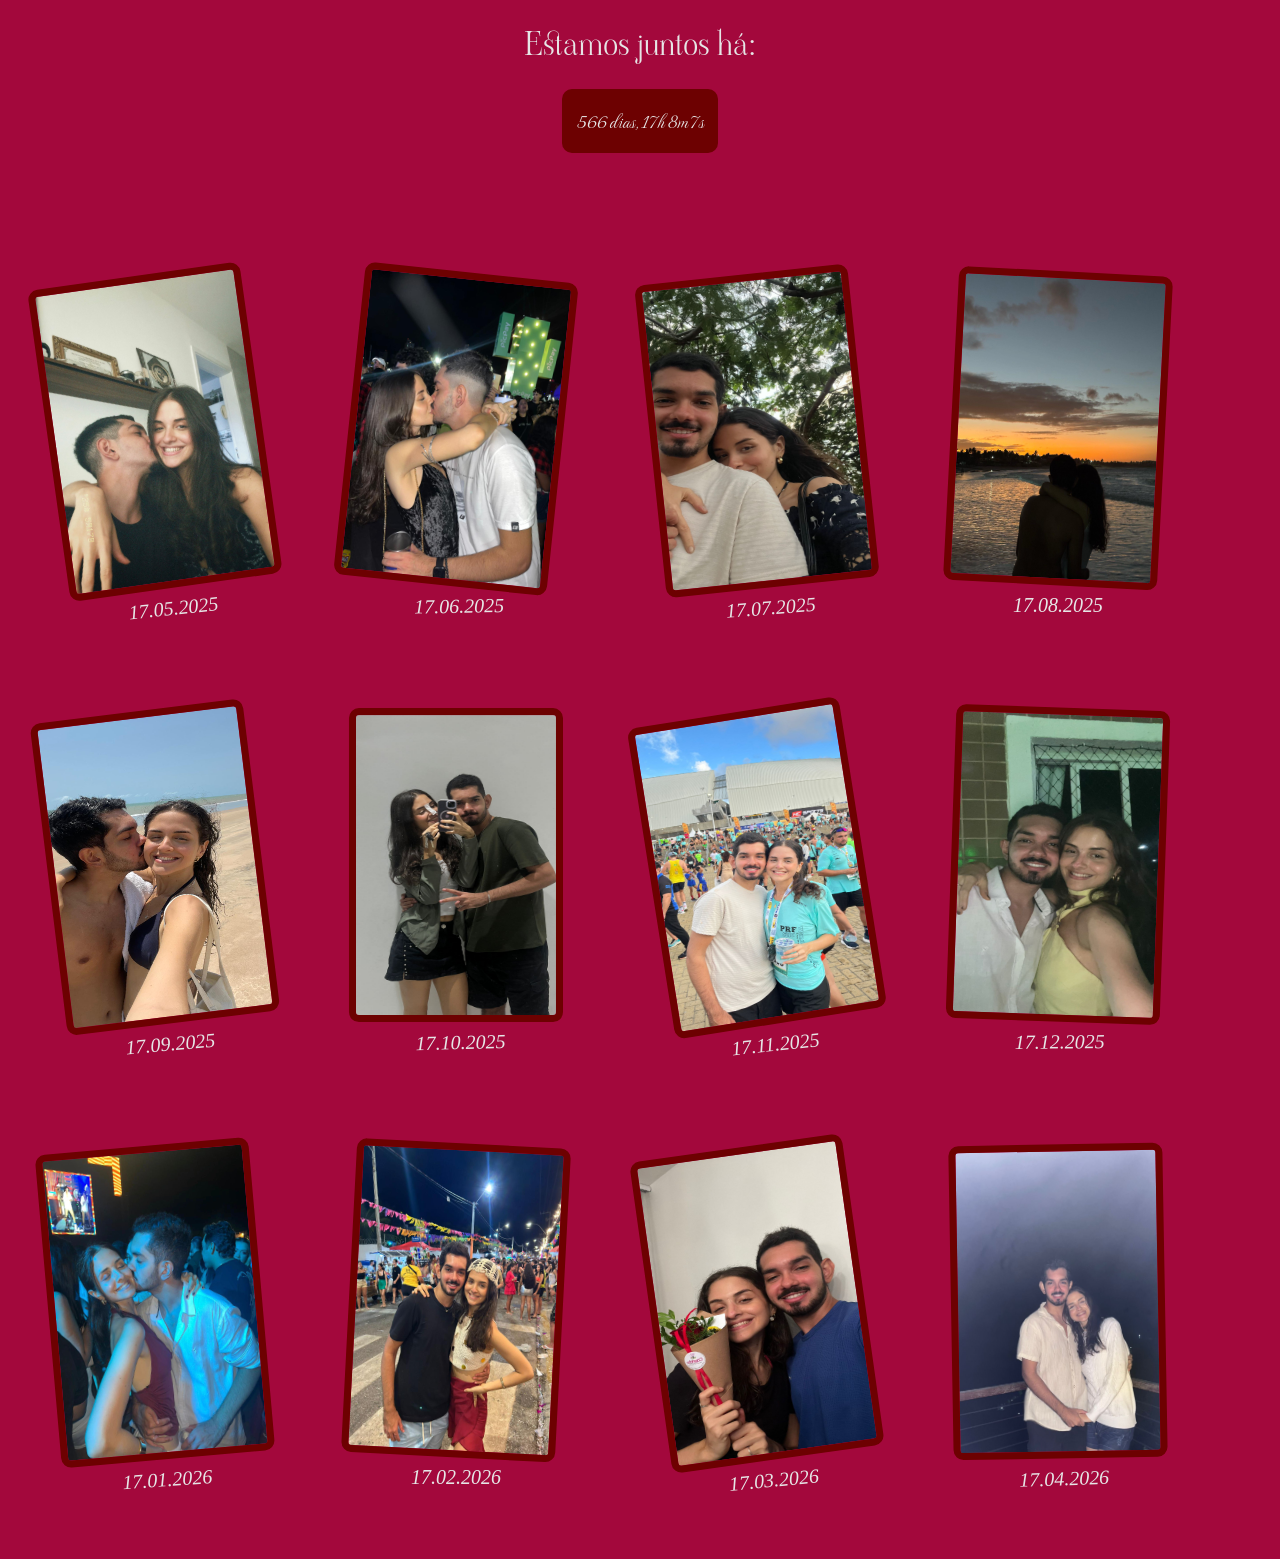
<file: index.html>
<!DOCTYPE html>
<html lang="pt-br">
<head>
    <meta charset="UTF-8">
    <meta name="viewport" content="width=device-width, initial-scale=1.0">
    <link rel="stylesheet" href="CSS/estilo.css">
    <title>Principal</title>
</head>
<body style="background-color: rgb(163, 8, 60);">
    <div id="contador">
        <h1>Estamos juntos há: </h1>
        <div id="tempo"> Carregando...</div>
    </div>
    <main class="galeria">
        <div class="mes">
            <div class="foto">
                <a href="meses/1.html"><img src="imgs/maio 25/IMG-20250518-WA0020.jpg" class="imagem"></a>
                <p class="legenda">17.05.2025</p>
            </div>
        </div>

         <div class="mes">
            <div class="foto">
                <a href="meses/2.html"><img src="imgs/junho 25/IMG-20250615-WA0016.jpg" class="imagem"></a>
                <p class="legenda">17.06.2025</p>
            </div>
        </div>

         <div class="mes">
            <div class="foto">
                <a href="meses/3.html"><img src="imgs/julho 25/IMG-20250717-WA0060.jpg" class="imagem"></a>
                <p class="legenda">17.07.2025</p>
            </div>
        </div>

         <div class="mes">
            <div class="foto">
                <a href="meses/4.html"><img src="imgs/agosto 25/IMG-20250802-WA0084.jpg" class="imagem"></a>
                <p class="legenda">17.08.2025</p>
            </div>
        </div>

         <div class="mes">
            <div class="foto">
                <a href="meses/5.html"><img src="imgs/setembro 25/IMG-20250907-WA0021.jpg" class="imagem"></a>
                <p class="legenda">17.09.2025</p>
            </div>
        </div>

         <div class="mes">
            <div class="foto">
                <a href="meses/6.html"><img src="imgs/outubro 25/IMG-20251011-WA0046.jpg" class="imagem"></a>
                <p class="legenda">17.10.2025</p>
            </div>
        </div>

         <div class="mes">
            <div class="foto">
                <a href="meses/7.html"><img src="imgs/novembro 25/IMG-20251109-WA0006.jpg" class="imagem"></a>
                <p class="legenda">17.11.2025</p>
            </div>
        </div>

         <div class="mes">
            <div class="foto">
                <a href="meses/8.html"><img src="imgs/dezembro 25/IMG-20260101-WA0059.jpg" class="imagem"></a>
                <p class="legenda">17.12.2025</p>
            </div>
        </div>
         <div class="mes">
            <div class="foto">
                <a href="meses/9.html"><img src="imgs/janeiro 26/IMG-20260104-WA0108.jpg" class="imagem"></a>
                <p class="legenda">17.01.2026</p>
            </div>
        </div>
         <div class="mes">
            <div class="foto">
                <a href="meses/10.html"><img src="imgs/fevereiro 26/IMG-20260217-WA0017.jpg" class="imagem"></a>
                <p class="legenda">17.02.2026</p>
            </div>
        </div>
         <div class="mes">
            <div class="foto">
                <a href="meses/11.html"><img src="imgs/março 26/IMG-20260310-WA0022.jpg" class="imagem"></a>
                <p class="legenda">17.03.2026</p>
            </div>
        </div>
         <div class="mes">
            <div class="foto">
                <a href="meses/12.html"><img src="imgs/abril 26/IMG-20260418-WA0083.jpg" class="imagem"></a>
                <p class="legenda">17.04.2026</p>
            </div>
        </div>

        
    </main>
    
<script>

    const elementos = document.querySelectorAll('.mes');

    const observer = new IntersectionObserver((entries) => {
        entries.forEach(entry => {
            if (entry.isIntersecting) {
                entry.target.classList.add('visivel');
            }
        });
    }, {
        threshold: 0.1 // dispara quando 10% do elemento aparece na tela
    });

    elementos.forEach(el => observer.observe(el));

    const dataInicio = new Date(2025, 4, 17, 0, 0, 0); 

    function atualizarCronometro() {
        const agora = new Date();
        const diferenca = agora - dataInicio;

        const dias = Math.floor(diferenca / (1000 * 60 * 60 * 24));
        const horas = Math.floor((diferenca / (1000 * 60 * 60)) % 24);
        const minutos = Math.floor((diferenca / 1000 / 60) % 60);
        const segundos = Math.floor((diferenca / 1000) % 60);

        document.getElementById("tempo").innerHTML = 
            dias + " dias, " + horas + "h " + minutos + "m " + segundos + "s";
    }

    setInterval(atualizarCronometro, 1000);
    atualizarCronometro();
</script>
</body>
</html>
</file>
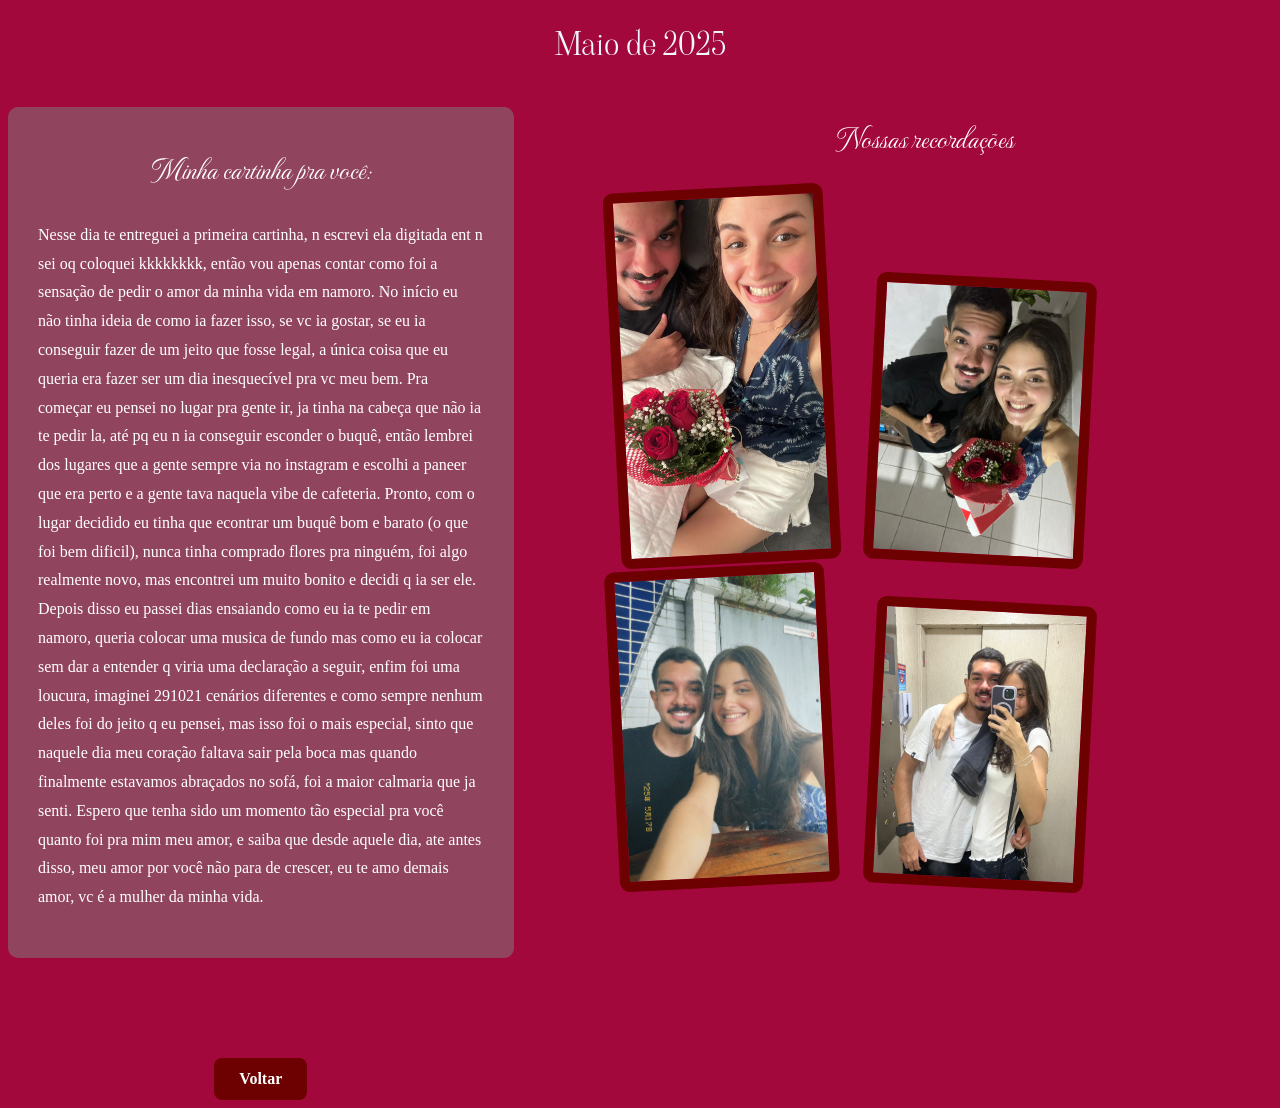
<file: meses/1.html>
<!DOCTYPE html>
<html lang="pt-br">
<head>
    <meta charset="UTF-8">
    <meta name="viewport" content="width=device-width, initial-scale=1.0">
    <link rel="stylesheet" href="../CSS/estilo.css">
    <title>Maio</title>
</head>
<body style="background-color: rgb(163, 8, 60);">
    <header class="topo">
        <h1>Maio de 2025</h1><br>
    </header>
    <div class="esquerda">
        <section class="texto">
        <h2>Minha cartinha pra você:</h2>
        <p>Nesse dia te entreguei a primeira cartinha, n escrevi ela digitada ent n sei oq coloquei kkkkkkkk, então vou apenas contar como foi a sensação de pedir o amor da minha vida em namoro. No início eu não tinha ideia de como ia fazer isso, se vc ia gostar, se eu ia conseguir fazer de um jeito que fosse legal, a única coisa que eu queria era fazer ser um dia inesquecível pra vc meu bem. Pra começar eu pensei no lugar pra gente ir, ja tinha na cabeça que não ia te pedir la, até pq eu n ia conseguir esconder o buquê, então lembrei dos lugares que a gente sempre via no instagram e escolhi a paneer que era perto e a gente tava naquela vibe de cafeteria. Pronto, com o lugar decidido eu tinha que econtrar um buquê bom e barato (o que foi bem dificil), nunca tinha comprado flores pra ninguém, foi algo realmente novo, mas encontrei um muito bonito e decidi q ia ser ele. Depois disso eu passei dias ensaiando como eu ia te pedir em namoro, queria colocar uma musica de fundo mas como eu ia colocar sem dar a entender q viria uma declaração a seguir, enfim foi uma loucura, imaginei 291021 cenários diferentes e como sempre nenhum deles foi do jeito q eu pensei, mas isso foi o mais especial, sinto que naquele dia meu coração faltava sair pela boca mas quando finalmente estavamos abraçados no sofá, foi a maior calmaria que ja senti. Espero que tenha sido um momento tão especial pra você quanto foi pra mim meu amor, e saiba que desde aquele dia, ate antes disso, meu amor por você não para de crescer, eu te amo demais amor, vc é a mulher da minha vida.</p>
        
    </section>
    <a href="../index.html" class="botao">Voltar</a>
    </div>
    
    <section class="fotos">
        <h2>Nossas recordações</h2>
        <div class="grid">
            <img class="recodacoes" src="../imgs/maio 25/IMG-20250517-WA0028.jpg">
            <img class="recodacoes" src="../imgs/maio 25/IMG-20250518-WA0019.jpg">
            <img class="recodacoes" src="../imgs/maio 25/IMG-20250518-WA0022.jpg">
            <img class="recodacoes" src="../imgs/maio 25/IMG-20250525-WA0002.jpg">
        </div>
        
    </section>
    
    
</body>
</html>
</file>
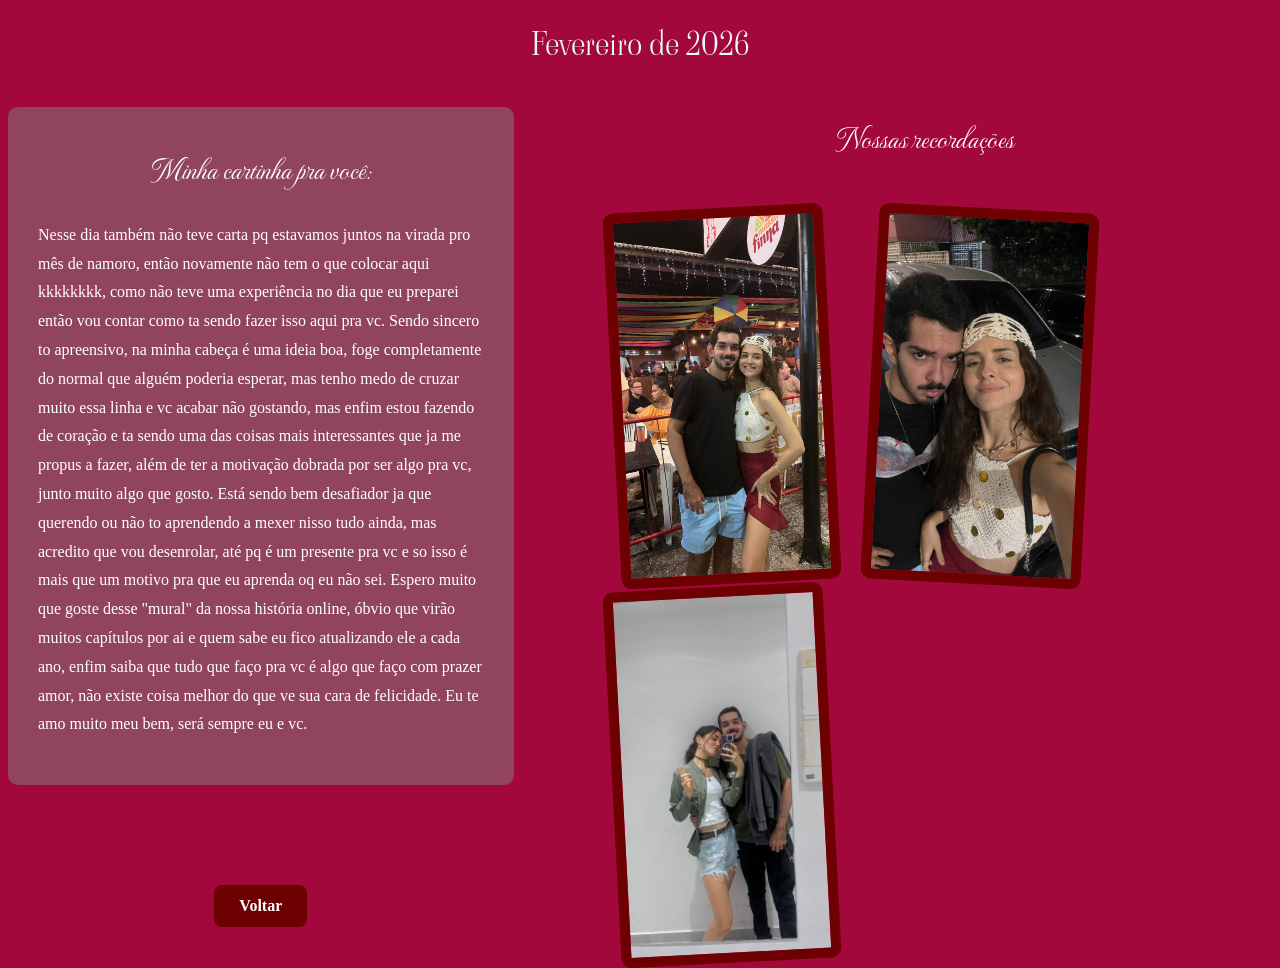
<file: meses/10.html>
<!DOCTYPE html>
<html lang="pt-br">
<head>
    <meta charset="UTF-8">
    <meta name="viewport" content="width=device-width, initial-scale=1.0">
    <link rel="stylesheet" href="../CSS/estilo.css">
    <title>Fevereiro</title>
</head>
<body style="background-color: rgb(163, 8, 60);">
    <header class="topo">
        <h1>Fevereiro de 2026</h1><br>
    </header>
    <div class="esquerda">
        <section class="texto">
        <h2>Minha cartinha pra você:</h2>
        <p>Nesse dia também não teve carta pq estavamos juntos na virada pro mês de namoro, então novamente não tem o que colocar aqui kkkkkkkk, como não teve uma experiência no dia que eu preparei então vou contar como ta sendo fazer isso aqui pra vc. Sendo sincero to apreensivo, na minha cabeça é uma ideia boa, foge completamente do normal que alguém poderia esperar, mas tenho medo de cruzar muito essa linha e vc acabar não gostando, mas enfim estou fazendo de coração e ta sendo uma das coisas mais interessantes que ja me propus a fazer, além de ter a motivação dobrada por ser algo pra vc, junto muito algo que gosto. Está sendo bem desafiador ja que querendo ou não to aprendendo a mexer nisso tudo ainda, mas acredito que vou desenrolar, até pq é um presente pra vc e so isso é mais que um motivo pra que eu aprenda oq eu não sei. Espero muito que goste desse "mural" da nossa história online, óbvio que virão muitos capítulos por ai e quem sabe eu fico atualizando ele a cada ano, enfim saiba que tudo que faço pra vc é algo que faço com prazer amor, não existe coisa melhor do que ve sua cara de felicidade. Eu te amo muito meu bem, será sempre eu e vc.</p>
        
    </section>
    <a href="../index.html" class="botao">Voltar</a>
    </div>
    
    <section class="fotos">
        <h2>Nossas recordações</h2>
        <div class="grid">
            <img class="recodacoes" src="../imgs/fevereiro 26/IMG-20260217-WA0014.jpg">
            <img class="recodacoes" src="../imgs/fevereiro 26/IMG-20260217-WA0016.jpg">
            <img class="recodacoes" src="../imgs/fevereiro 26/IMG-20260221-WA0061.jpg">
        </div>
        
    </section>
    
    
</body>
</html>
</file>
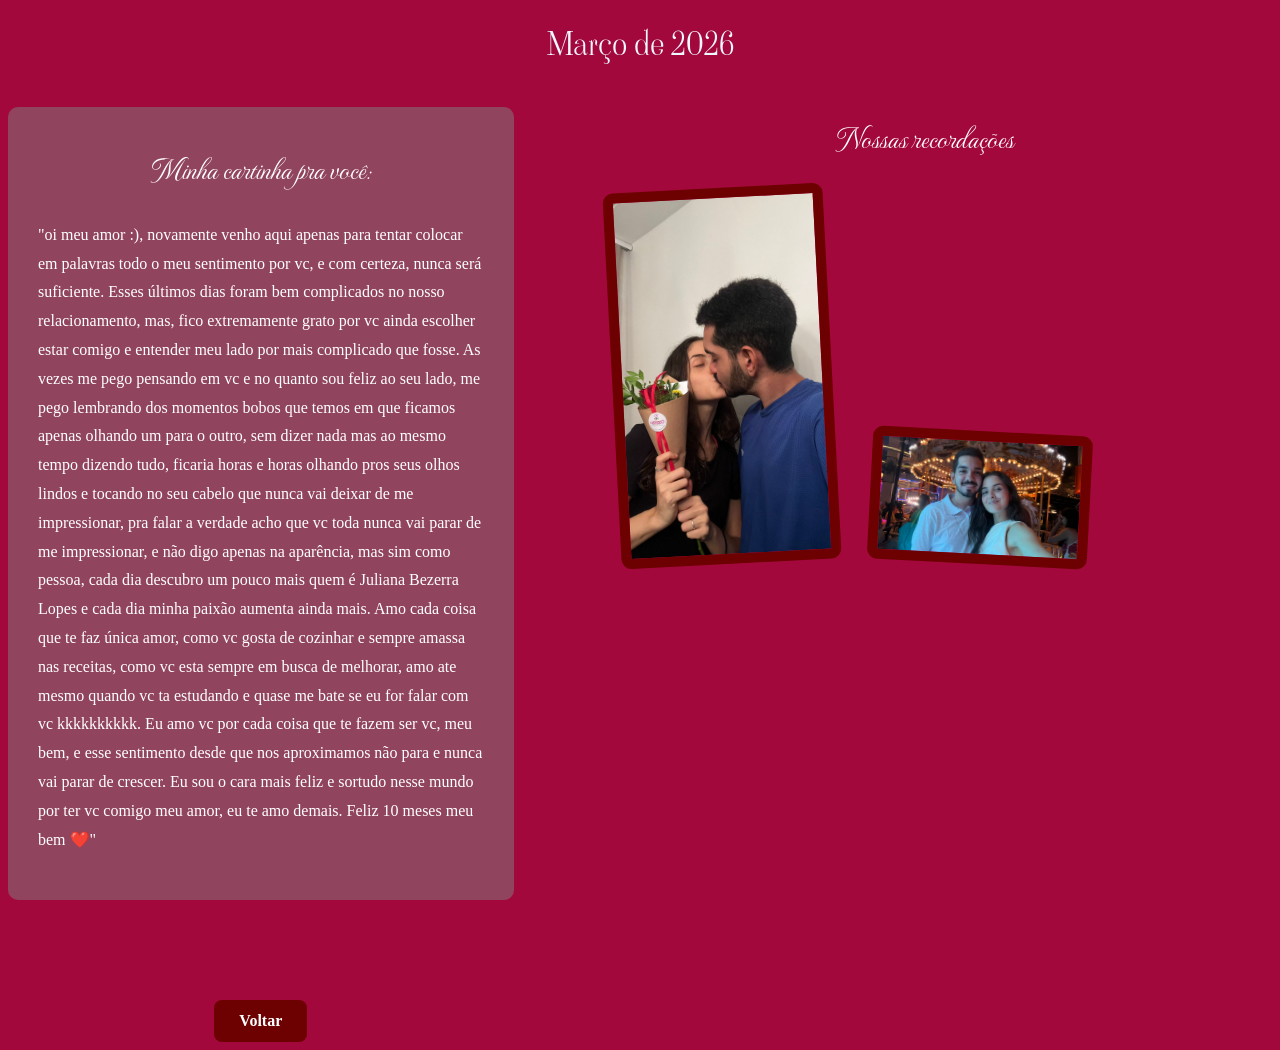
<file: meses/11.html>
<!DOCTYPE html>
<html lang="pt-br">
<head>
    <meta charset="UTF-8">
    <meta name="viewport" content="width=device-width, initial-scale=1.0">
    <link rel="stylesheet" href="../CSS/estilo.css">
    <title>Março</title>
</head>
<body style="background-color: rgb(163, 8, 60);">
    <header class="topo">
        <h1>Março de 2026</h1><br>
    </header>
    <div class="esquerda">
        <section class="texto">
        <h2>Minha cartinha pra você:</h2>
        <p>"oi meu amor :), novamente venho aqui apenas para tentar colocar em palavras todo o meu sentimento por vc, e com certeza, nunca será suficiente. Esses últimos dias foram bem complicados no nosso relacionamento, mas, fico extremamente grato por vc ainda escolher estar comigo e entender meu lado por mais complicado que fosse. As vezes me pego pensando em vc e no quanto sou feliz ao seu lado, me pego lembrando dos momentos bobos que temos em que ficamos apenas olhando um para o outro, sem dizer nada mas ao mesmo tempo dizendo tudo, ficaria horas e horas olhando pros seus olhos lindos e tocando no seu cabelo que nunca vai deixar de me impressionar, pra falar a verdade acho que vc toda nunca vai parar de me impressionar, e não digo apenas na aparência, mas sim como pessoa, cada dia descubro um pouco mais quem é Juliana Bezerra Lopes e cada dia minha paixão aumenta ainda mais. Amo cada coisa que te faz única amor, como vc gosta de cozinhar e sempre amassa nas receitas, como vc esta sempre em busca de melhorar, amo ate mesmo quando vc ta estudando e quase me bate se eu for falar com vc kkkkkkkkkk. Eu amo vc por cada coisa que te fazem ser vc, meu bem, e esse sentimento desde que nos aproximamos não para e nunca vai parar de crescer. Eu sou o cara mais feliz e sortudo nesse mundo por ter vc comigo meu amor, eu te amo demais. Feliz 10 meses meu bem  ❤️"</p>
        
    </section>
    <a href="../index.html" class="botao">Voltar</a>
    </div>
    
    <section class="fotos">
        <h2>Nossas recordações</h2>
        <div class="grid">
            <img class="recodacoes" src="../imgs/março 26/IMG-20260310-WA0024.jpg">
            <img class="recodacoes" src="../imgs/março 26/IMG-20260314-WA0026.jpg">
        </div>
        
    </section>
    
    
</body>
</html>
</file>
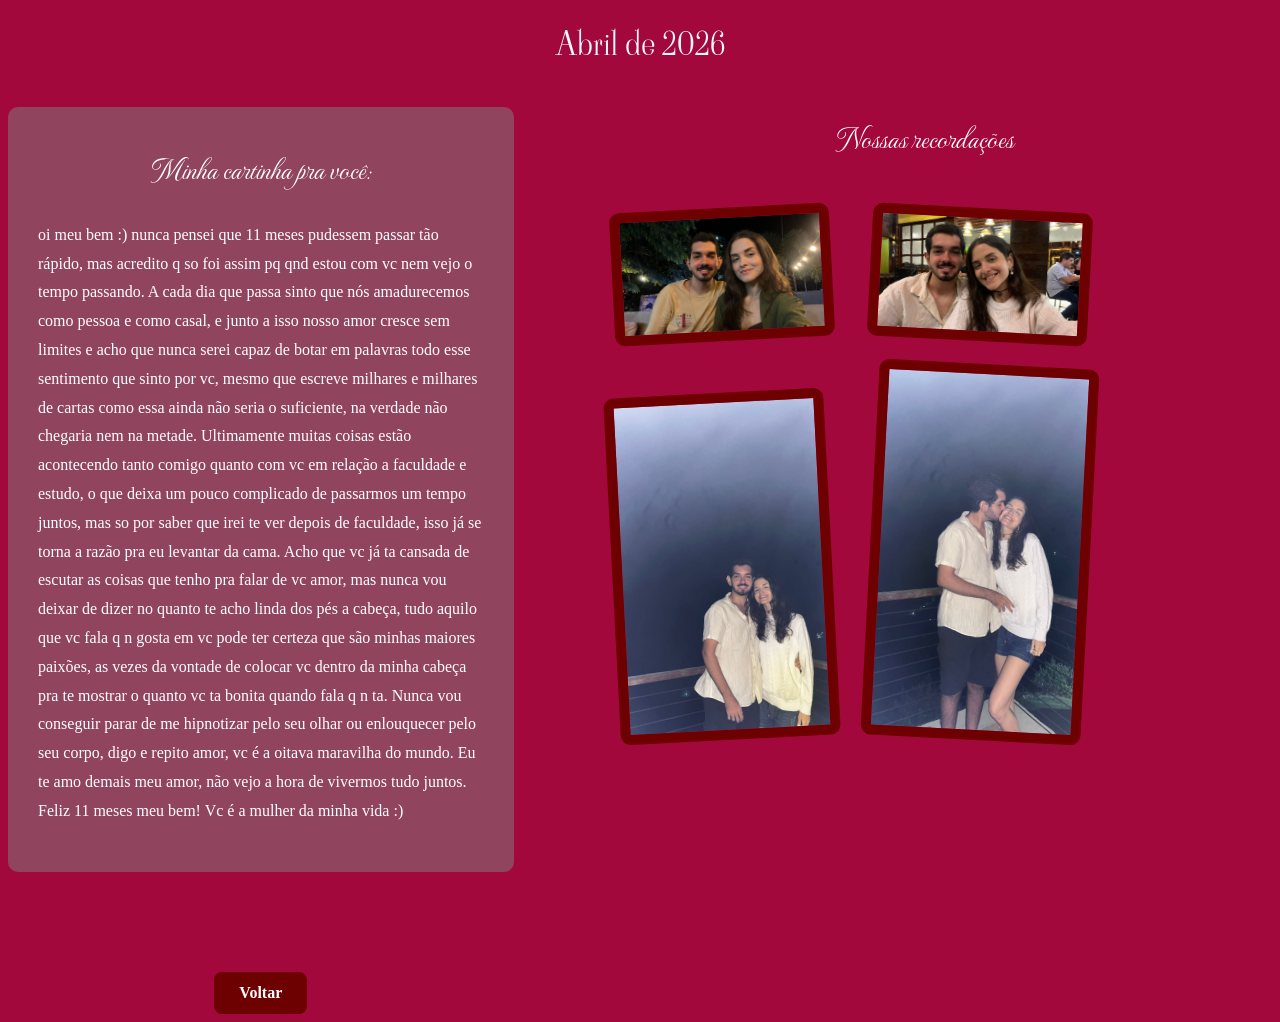
<file: meses/12.html>
<!DOCTYPE html>
<html lang="pt-br">
<head>
    <meta charset="UTF-8">
    <meta name="viewport" content="width=device-width, initial-scale=1.0">
    <link rel="stylesheet" href="../CSS/estilo.css">
    <title>Abril</title>
</head>
<body style="background-color: rgb(163, 8, 60);">
    <header class="topo">
        <h1>Abril de 2026</h1><br>
    </header>
    <div class="esquerda">
        <section class="texto">
        <h2>Minha cartinha pra você:</h2>
        <p>oi meu bem :) nunca pensei que 11 meses pudessem passar tão rápido, mas acredito q so foi assim pq qnd estou com vc nem vejo o tempo passando. A cada dia que passa sinto que nós amadurecemos como pessoa e como casal, e junto a isso nosso amor cresce sem limites e acho que nunca serei capaz de botar em palavras todo esse sentimento que sinto por vc, mesmo que escreve milhares e milhares de cartas como essa ainda não seria o suficiente, na verdade não chegaria nem na metade. Ultimamente muitas coisas estão acontecendo tanto comigo quanto com vc em relação a faculdade e estudo, o que deixa um pouco complicado de passarmos um tempo juntos, mas so por saber que irei te ver depois de faculdade, isso já se torna a razão pra eu levantar da cama. Acho que vc já ta cansada de escutar as coisas que tenho pra falar de vc amor, mas nunca vou deixar de dizer no quanto te acho linda dos pés a cabeça, tudo aquilo que vc fala q n gosta em vc pode ter certeza que são minhas maiores paixões, as vezes da vontade de colocar vc dentro da minha cabeça pra te mostrar o quanto vc ta bonita quando fala q n ta. Nunca vou conseguir parar de me hipnotizar pelo seu olhar ou enlouquecer pelo seu corpo, digo e repito amor, vc é a oitava maravilha do mundo. Eu te amo demais meu amor, não vejo a hora de vivermos tudo juntos. Feliz 11 meses meu bem! Vc é a mulher da minha vida :)</p>
        
    </section>
    <a href="../index.html" class="botao">Voltar</a>
    </div>
    
    <section class="fotos">
        <h2>Nossas recordações</h2>
        <div class="grid">
            <img class="recodacoes" src="../imgs/abril 26/IMG-20260321-WA0038.jpg">
            <img class="recodacoes" src="../imgs/abril 26/IMG-20260418-WA0079.jpg">
            <img class="recodacoes" src="../imgs/abril 26/IMG-20260418-WA0082.jpg">
            <img class="recodacoes" src="../imgs/abril 26/IMG-20260418-WA0084.jpg">
        </div>
        
    </section>
    
    
</body>
</html>
</file>
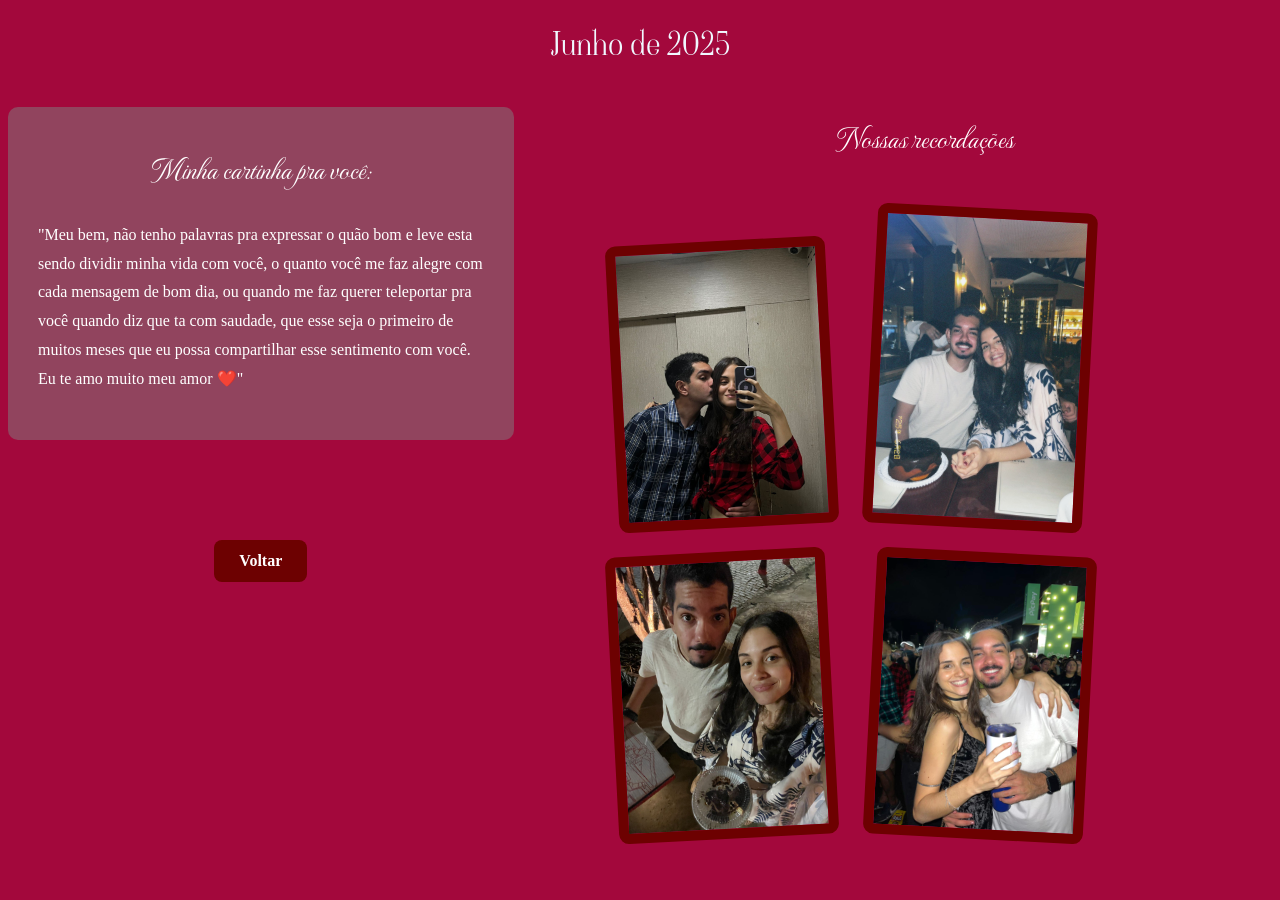
<file: meses/2.html>
<!DOCTYPE html>
<html lang="pt-br">
<head>
    <meta charset="UTF-8">
    <meta name="viewport" content="width=device-width, initial-scale=1.0">
    <link rel="stylesheet" href="../CSS/estilo.css">
    <title>Junho</title>
</head>
<body style="background-color: rgb(163, 8, 60);">
    <header class="topo">
        <h1>Junho de 2025</h1><br>
    </header>
    <div class="esquerda">
        <section class="texto">
        <h2>Minha cartinha pra você:</h2>
        <p>"Meu bem, não tenho palavras pra expressar o quão bom e leve esta sendo dividir minha vida com você, o quanto você me faz alegre com cada mensagem de bom dia, ou quando me faz querer teleportar pra você quando diz que ta com saudade, que esse seja o primeiro de muitos meses que eu possa compartilhar esse sentimento com você. Eu te amo muito meu amor ❤️"</p>
        
    </section>
    <a href="../index.html" class="botao">Voltar</a>
    </div>
    
    <section class="fotos">
        <h2>Nossas recordações</h2>
        <div class="grid">
            <img class="recodacoes" src="../imgs/junho 25/IMG-20250607-WA0061.jpg">
            <img class="recodacoes" src="../imgs/junho 25/IMG-20250609-WA0038.jpg">
            <img class="recodacoes" src="../imgs/junho 25/IMG-20250609-WA0040.jpg">
            <img class="recodacoes" src="../imgs/junho 25/IMG-20250615-WA0015.jpg">
        </div>
        
    </section>
    
    
</body>
</html>
</file>
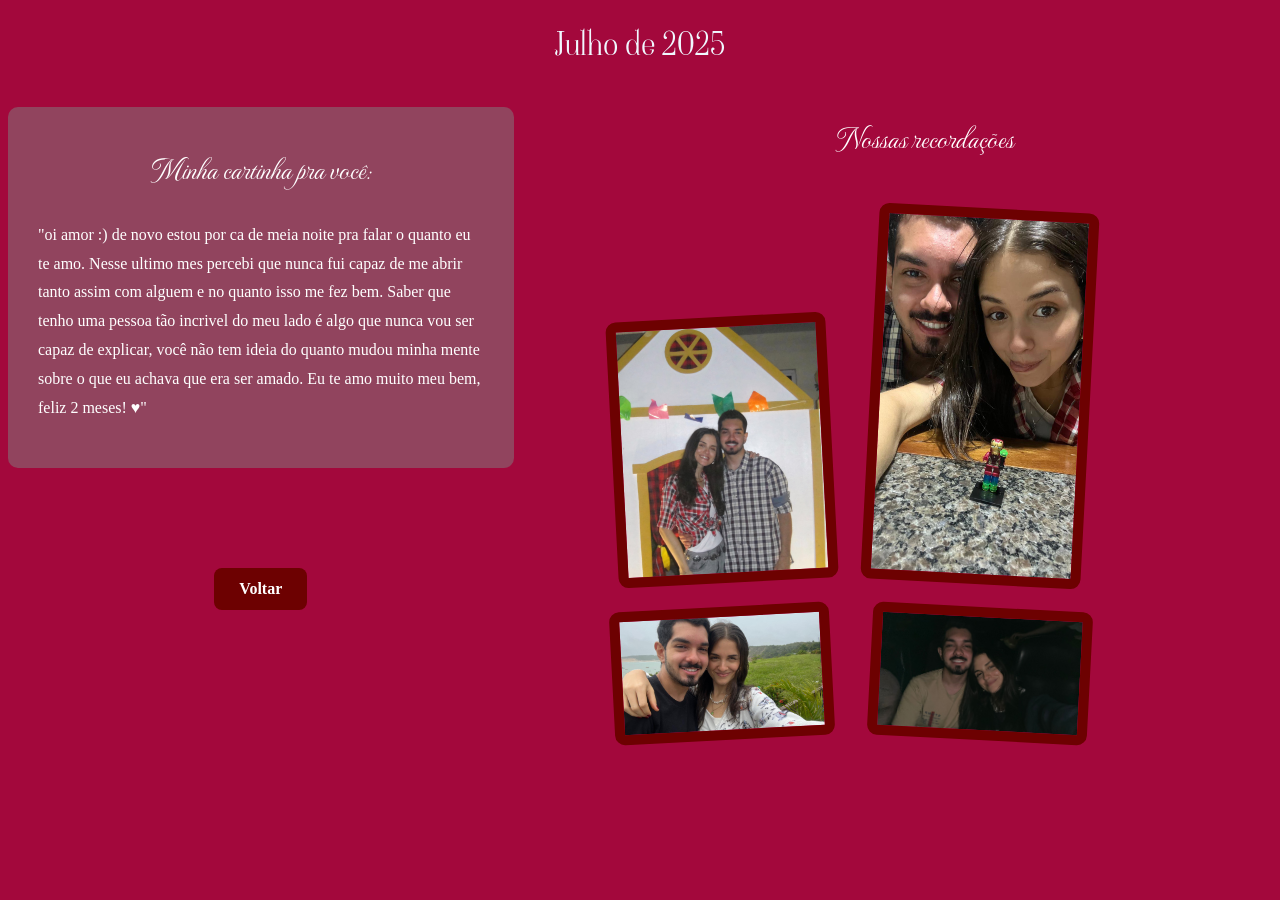
<file: meses/3.html>
<!DOCTYPE html>
<html lang="pt-br">
<head>
    <meta charset="UTF-8">
    <meta name="viewport" content="width=device-width, initial-scale=1.0">
    <link rel="stylesheet" href="../CSS/estilo.css">
    <title>Julho</title>
</head>
<body style="background-color: rgb(163, 8, 60);">
    <header class="topo">
        <h1>Julho de 2025</h1><br>
    </header>
    <div class="esquerda">
        <section class="texto">
        <h2>Minha cartinha pra você:</h2>
        <p>"oi amor :) de novo estou por ca de meia noite pra falar o quanto eu te amo. Nesse ultimo mes percebi que nunca fui capaz de me abrir tanto assim com alguem e no quanto isso me fez bem. Saber que tenho uma pessoa tão incrivel do meu lado é algo que nunca vou ser capaz de explicar, você não tem ideia do quanto mudou minha mente sobre o que eu achava que era ser amado. Eu te amo muito meu bem, feliz 2 meses! ♥️"</p>
        
    </section>
    <a href="../index.html" class="botao">Voltar</a>
    </div>
    
    <section class="fotos">
        <h2>Nossas recordações</h2>
        <div class="grid">
            <img class="recodacoes" src="../imgs/julho 25/IMG-20250706-WA0091.jpg">
            <img class="recodacoes" src="../imgs/julho 25/IMG-20250714-WA0069.jpg">
            <img class="recodacoes" src="../imgs/julho 25/IMG-20250727-WA0033.jpg">
            <img class="recodacoes" src="../imgs/julho 25/IMG-20250726-WA0058.jpg">    
        </div>
        
    </section>
    
    
</body>
</html>
</file>
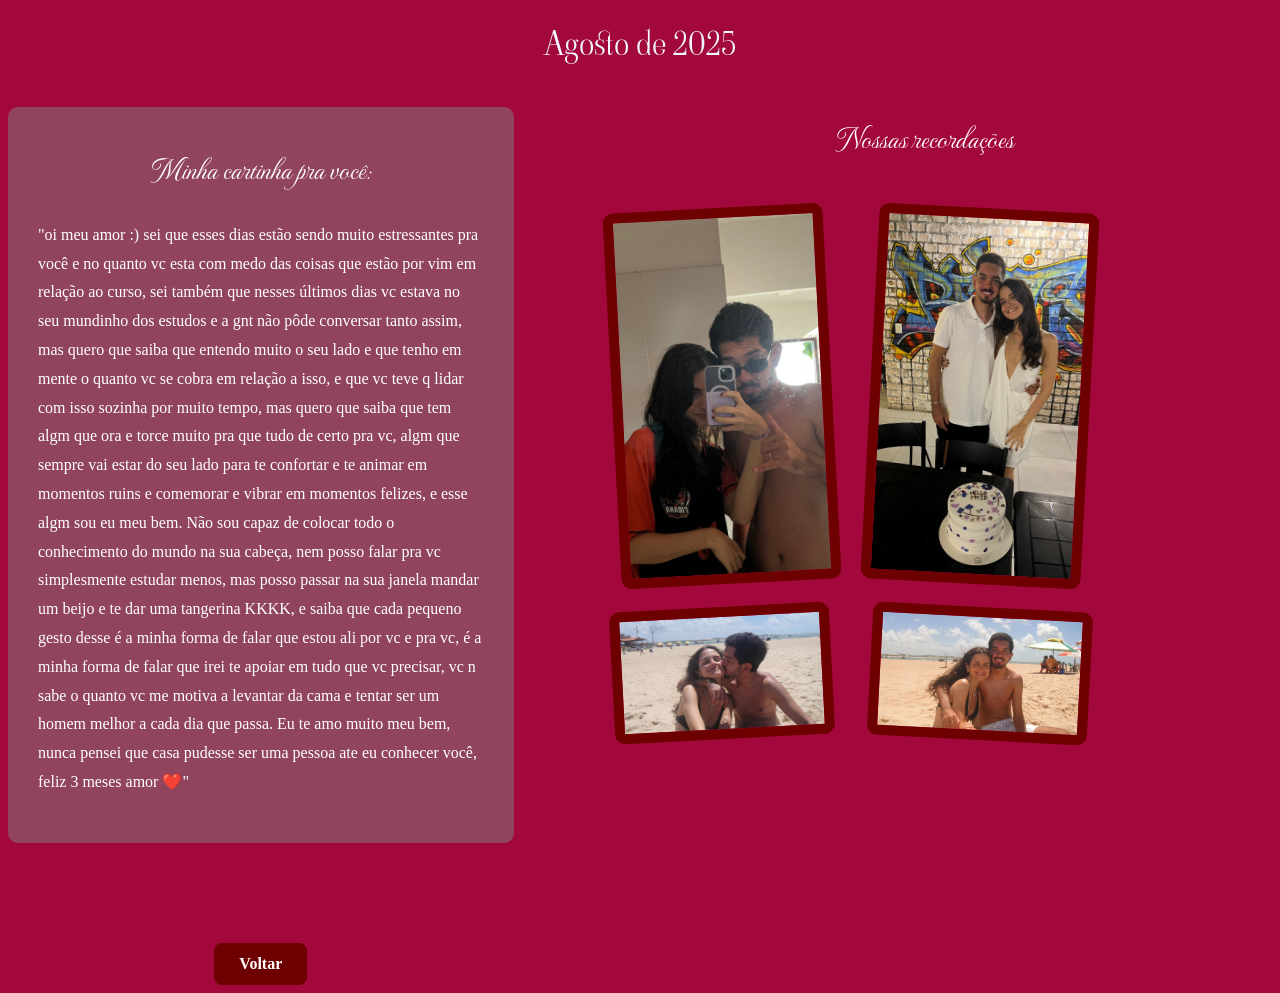
<file: meses/4.html>
<!DOCTYPE html>
<html lang="pt-br">
<head>
    <meta charset="UTF-8">
    <meta name="viewport" content="width=device-width, initial-scale=1.0">
    <link rel="stylesheet" href="../CSS/estilo.css">
    <title>Agosto</title>
</head>
<body style="background-color: rgb(163, 8, 60);">
    <header class="topo">
        <h1>Agosto de 2025</h1><br>
    </header>
    <div class="esquerda">
        <section class="texto">
        <h2>Minha cartinha pra você:</h2>
        <p>"oi meu amor :) sei que esses dias estão sendo muito estressantes pra você e no quanto vc esta com medo das coisas que estão por vim em relação ao curso, sei também que nesses últimos dias vc estava no seu mundinho dos estudos e a gnt não pôde conversar tanto assim, mas quero que saiba que entendo muito o seu lado e que tenho em mente o quanto vc se cobra em relação a isso, e que vc teve q lidar com isso sozinha por muito tempo, mas quero que saiba que tem algm que ora e torce muito pra que tudo de certo pra vc, algm que sempre vai estar do seu lado para te confortar e te animar em momentos ruins e comemorar e vibrar em momentos felizes, e esse algm sou eu meu bem. Não sou capaz de colocar todo o conhecimento do mundo na sua cabeça, nem posso falar pra vc simplesmente estudar menos, mas posso passar na sua janela mandar um beijo e te dar uma tangerina KKKK, e saiba que cada pequeno gesto desse é a minha forma de falar que estou ali por vc e pra vc, é a minha forma de falar que irei te apoiar em tudo que vc precisar, vc n sabe o quanto vc me motiva a levantar da cama e tentar ser um homem melhor a cada dia que passa. Eu te amo muito meu bem, nunca pensei que casa pudesse ser uma pessoa ate eu conhecer você, feliz 3 meses amor ❤️"</p>
        
    </section>
    <a href="../index.html" class="botao">Voltar</a>
    </div>
    
    <section class="fotos">
        <h2>Nossas recordações</h2>
        <div class="grid">
            <img class="recodacoes" src="../imgs/agosto 25/IMG-20250802-WA0088.jpg">
            <img class="recodacoes" src="../imgs/agosto 25/IMG-20250810-WA0004.jpg">
            <img class="recodacoes" src="../imgs/agosto 25/IMG-20250803-WA0086.jpg">
            <img class="recodacoes" src="../imgs/agosto 25/IMG-20250804-WA0016.jpg">
           
        </div>
        
    </section>
    
    
</body>
</html>
</file>
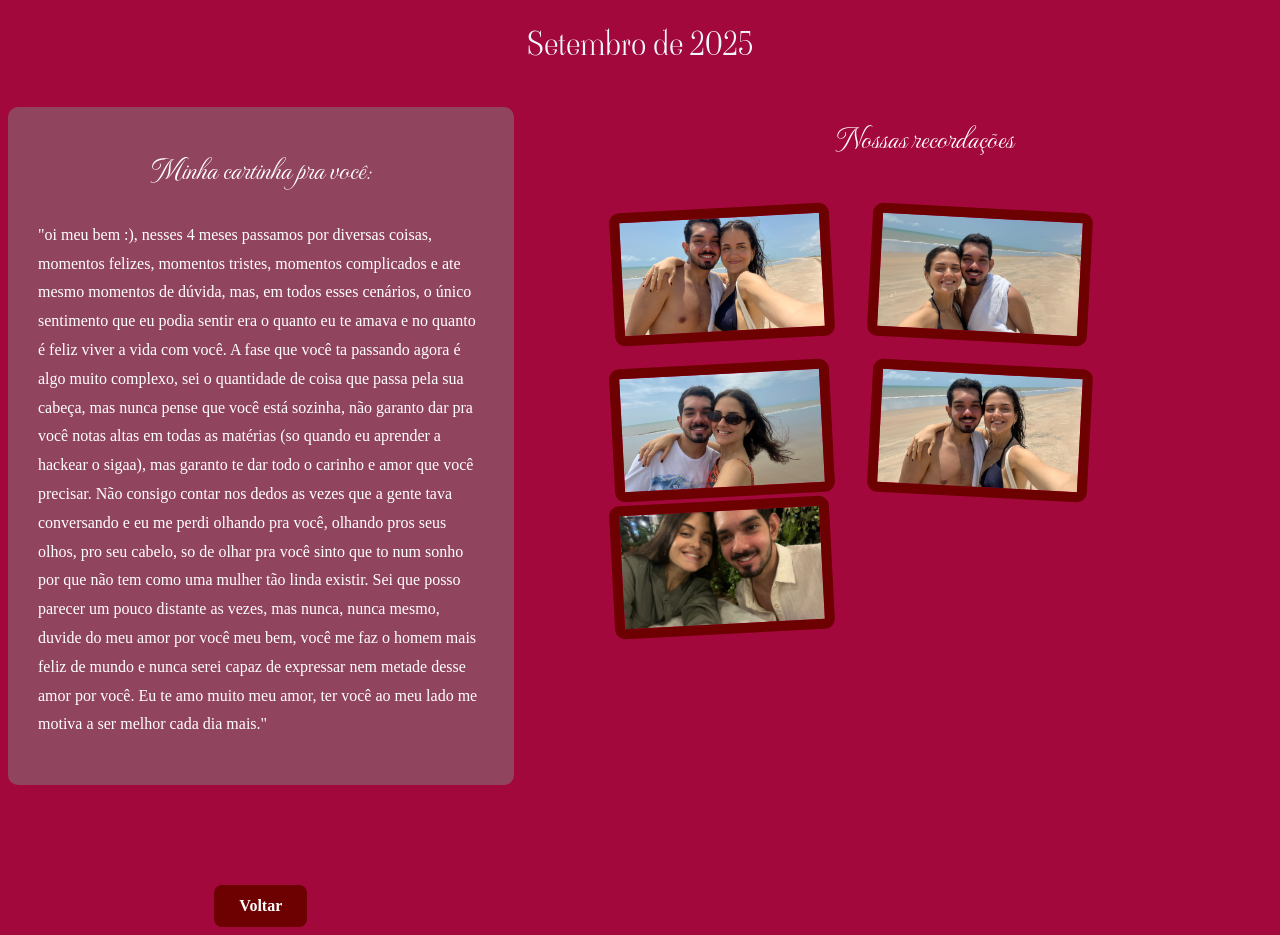
<file: meses/5.html>
<!DOCTYPE html>
<html lang="pt-br">
<head>
    <meta charset="UTF-8">
    <meta name="viewport" content="width=device-width, initial-scale=1.0">
    <link rel="stylesheet" href="../CSS/estilo.css">
    <title>Setembro</title>
</head>
<body style="background-color: rgb(163, 8, 60);">
    <header class="topo">
        <h1>Setembro de 2025</h1><br>
    </header>
    <div class="esquerda">
        <section class="texto">
        <h2>Minha cartinha pra você:</h2>
        <p>"oi meu bem :), nesses 4 meses passamos por diversas coisas, momentos felizes, momentos tristes, momentos complicados e ate mesmo momentos de dúvida, mas, em todos esses cenários, o único sentimento que eu podia sentir era o quanto eu te amava e no quanto é feliz viver a vida com você. A fase que você ta passando agora é algo muito complexo, sei o quantidade de coisa que passa pela sua cabeça, mas nunca pense que você está sozinha, não garanto dar pra você notas altas em todas as matérias (so quando eu aprender a hackear o sigaa), mas garanto te dar todo o carinho e amor que você precisar. Não consigo contar nos dedos as vezes que a gente tava conversando e eu me perdi olhando pra você, olhando pros seus olhos, pro seu cabelo, so de olhar pra você sinto que to num sonho por que não tem como uma mulher tão linda existir. Sei que posso parecer um pouco distante as vezes, mas nunca, nunca mesmo, duvide do meu amor por você meu bem, você me faz o homem mais feliz de mundo e nunca serei capaz de expressar nem metade desse amor por você. Eu te amo muito meu amor, ter você ao meu lado me motiva a ser melhor cada dia mais."</p>
        
    </section>
    <a href="../index.html" class="botao">Voltar</a>
    </div>
    
    <section class="fotos">
        <h2>Nossas recordações</h2>
        <div class="grid">
            <img class="recodacoes" src="../imgs/setembro 25/IMG-20250907-WA0016.jpg">
            <img class="recodacoes" src="../imgs/setembro 25/IMG-20250907-WA0022.jpg">
            <img class="recodacoes" src="../imgs/setembro 25/IMG-20250907-WA0028.jpg">
            <img class="recodacoes" src="../imgs/setembro 25/IMG-20250907-WA0024.jpg">
            <img class="recodacoes" src="../imgs/setembro 25/IMG-20250920-WA0025.jpg">
        </div>
        
    </section>
    
    
</body>
</html>
</file>
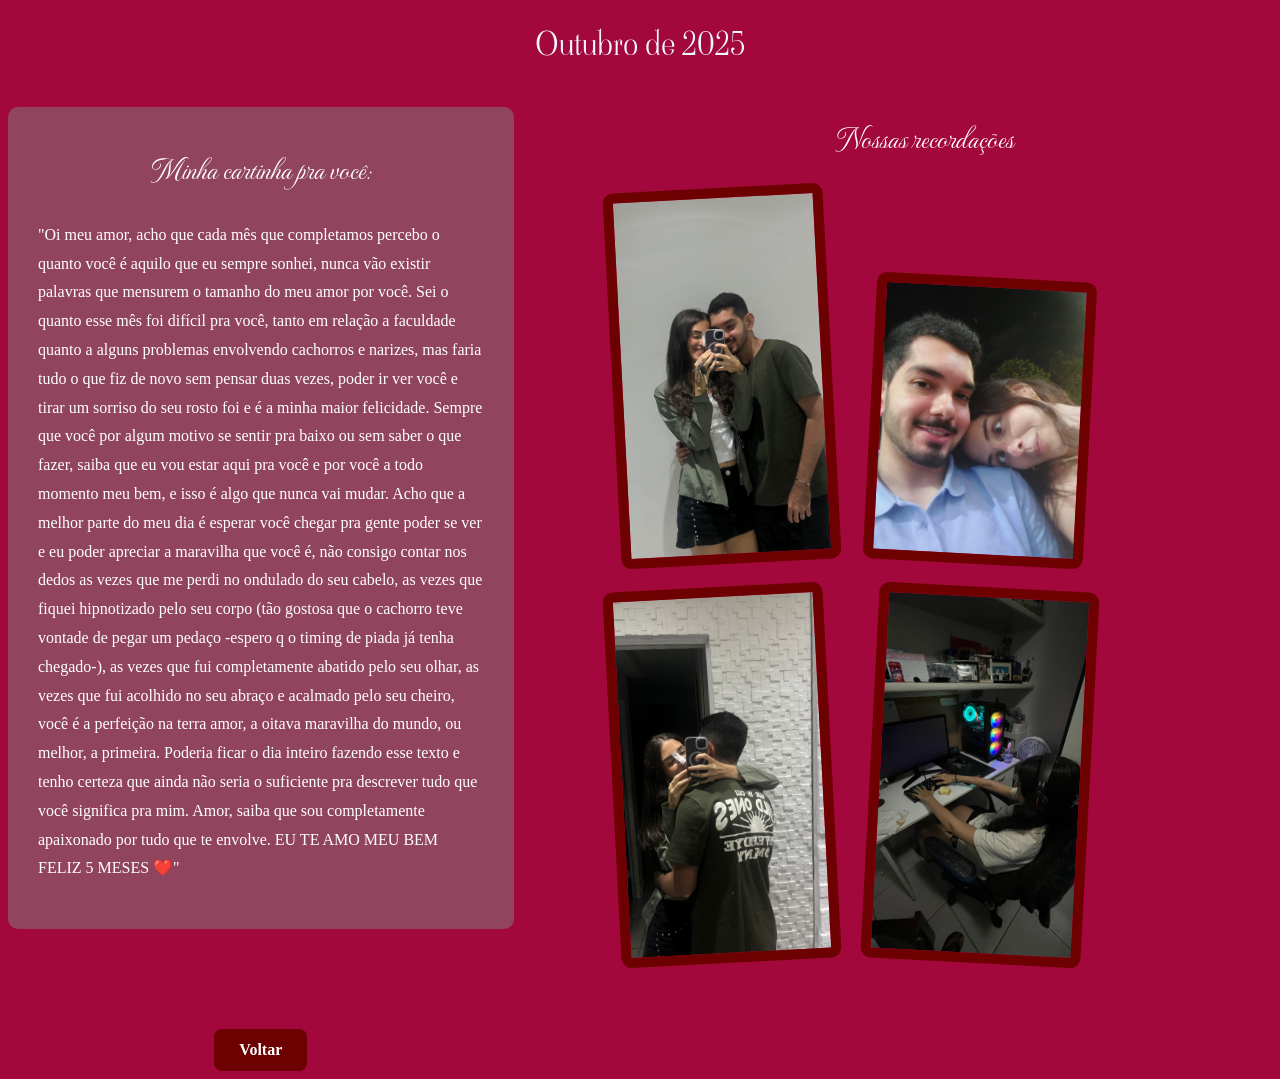
<file: meses/6.html>
<!DOCTYPE html>
<html lang="pt-br">
<head>
    <meta charset="UTF-8">
    <meta name="viewport" content="width=device-width, initial-scale=1.0">
    <link rel="stylesheet" href="../CSS/estilo.css">
    <title>Outubro</title>
</head>
<body style="background-color: rgb(163, 8, 60);">
    <header class="topo">
        <h1>Outubro de 2025</h1><br>
    </header>
    <div class="esquerda">
        <section class="texto">
        <h2>Minha cartinha pra você:</h2>
        <p>"Oi meu amor, acho que cada mês que completamos percebo o quanto você é aquilo que eu sempre sonhei, nunca vão existir palavras que mensurem o tamanho do meu amor por você. Sei o quanto esse mês foi difícil pra você, tanto em relação a faculdade quanto a alguns problemas envolvendo cachorros e narizes, mas faria tudo o que fiz de novo sem pensar duas vezes, poder ir ver você e tirar um sorriso do seu rosto foi e é a minha maior felicidade. Sempre que você por algum motivo se sentir pra baixo ou sem saber o que fazer, saiba que eu vou estar aqui pra você e por você a todo momento meu bem, e isso é algo que nunca vai mudar. Acho que a melhor parte do meu dia é esperar você chegar pra gente poder se ver e eu poder apreciar a maravilha que você é, não consigo contar nos dedos as vezes que me perdi no ondulado do seu cabelo, as vezes que fiquei hipnotizado pelo seu corpo (tão gostosa que o cachorro teve vontade de pegar um pedaço -espero q o timing de piada já tenha chegado-), as vezes que fui completamente abatido pelo seu olhar, as vezes que fui acolhido no seu abraço e acalmado pelo seu cheiro, você é a perfeição na terra amor, a oitava maravilha do mundo, ou melhor, a primeira. Poderia ficar o dia inteiro fazendo esse texto e tenho certeza que ainda não seria o suficiente pra descrever tudo que você significa pra mim. Amor, saiba que sou completamente apaixonado por tudo que te envolve. EU TE AMO MEU BEM FELIZ 5 MESES ❤️"</p>
        
    </section>
    <a href="../index.html" class="botao">Voltar</a>
    </div>
    
    <section class="fotos">
        <h2>Nossas recordações</h2>
        <div class="grid">
            <img class="recodacoes" src="../imgs/outubro 25/IMG-20251011-WA0045.jpg">
            <img class="recodacoes" src="../imgs/outubro 25/IMG-20251025-WA0048.jpg">
            <img class="recodacoes" src="../imgs/outubro 25/IMG-20251011-WA0043.jpg">
            <img class="recodacoes" src="../imgs/outubro 25/IMG-20251007-WA0041.jpg">
        </div>
        
    </section>
    
    
</body>
</html>
</file>
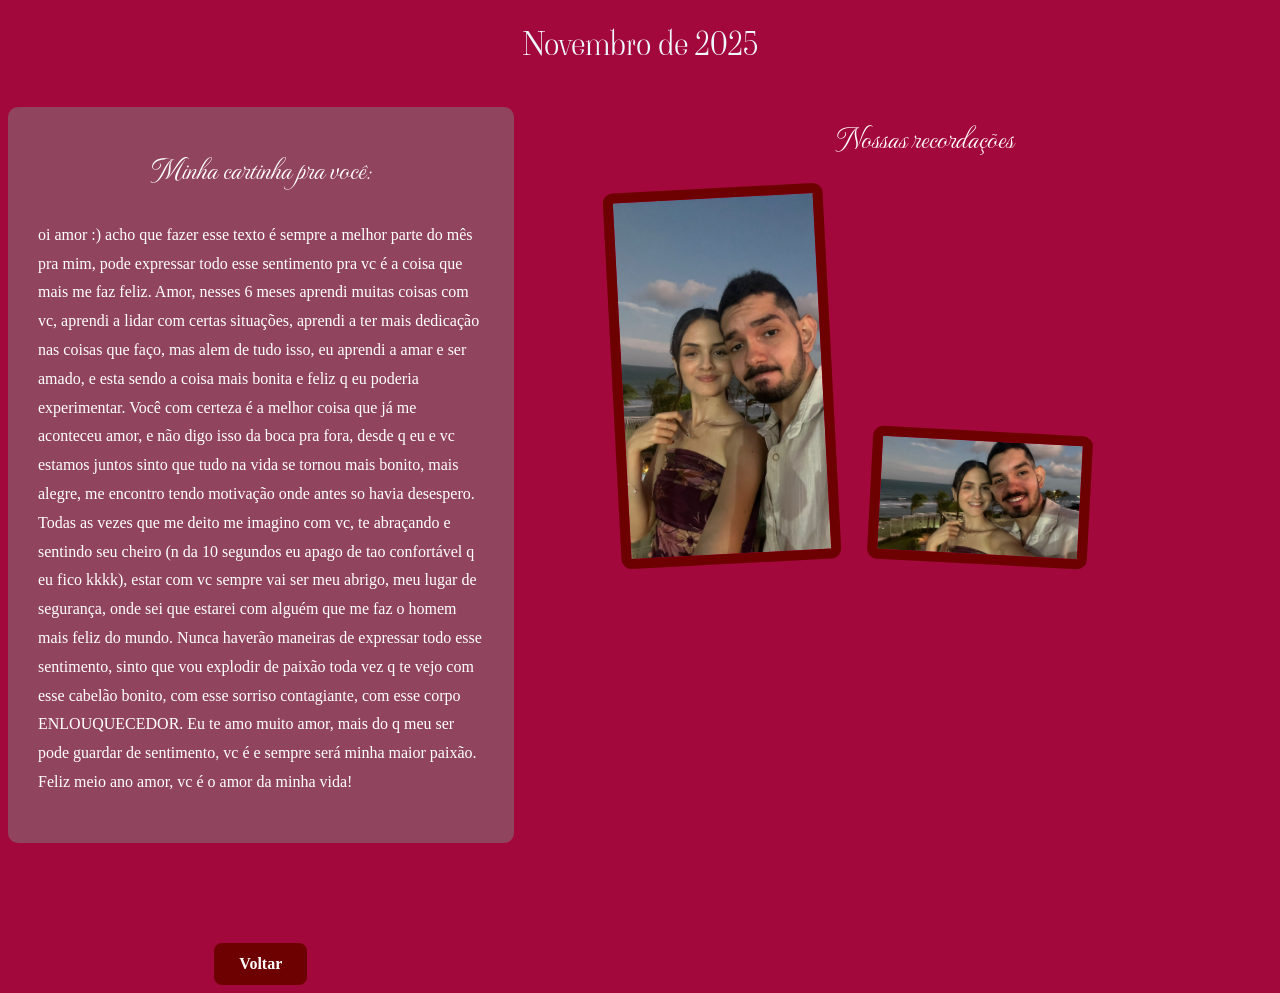
<file: meses/7.html>
<!DOCTYPE html>
<html lang="pt-br">
<head>
    <meta charset="UTF-8">
    <meta name="viewport" content="width=device-width, initial-scale=1.0">
    <link rel="stylesheet" href="../CSS/estilo.css">
    <title>Novembro</title>
</head>
<body style="background-color: rgb(163, 8, 60);">
    <header class="topo">
        <h1>Novembro de 2025</h1><br>
    </header>
    <div class="esquerda">
        <section class="texto">
        <h2>Minha cartinha pra você:</h2>
        <p>oi amor :) acho que fazer esse texto é sempre a melhor parte do mês pra mim, pode expressar todo esse sentimento pra vc é a coisa que mais me faz feliz. Amor, nesses 6 meses aprendi muitas coisas com vc, aprendi a lidar com certas situações, aprendi a ter mais dedicação nas coisas que faço, mas alem de tudo isso, eu aprendi a amar e ser amado, e esta sendo a coisa mais bonita e feliz q eu poderia experimentar. Você com certeza é a melhor coisa que já me aconteceu amor, e não digo isso da boca pra fora, desde q eu e vc estamos juntos sinto que tudo na vida se tornou mais bonito, mais alegre, me encontro tendo motivação onde antes so havia desespero. Todas as vezes que me deito me imagino com vc, te abraçando e sentindo seu cheiro (n da 10 segundos eu apago de tao confortável q eu fico kkkk), estar com vc sempre vai ser meu abrigo, meu lugar de segurança, onde sei que estarei com alguém que me faz o homem mais feliz do mundo. Nunca haverão maneiras de expressar todo esse sentimento, sinto que vou explodir de paixão toda vez q te vejo com esse cabelão bonito, com esse sorriso contagiante, com esse corpo ENLOUQUECEDOR. Eu te amo muito amor, mais do q meu ser pode guardar de sentimento, vc é e sempre será minha maior paixão. Feliz meio ano amor, vc é o amor da minha vida!</p>
        
    </section>
    <a href="../index.html" class="botao">Voltar</a>
    </div>
    
    <section class="fotos">
        <h2>Nossas recordações</h2>
        <div class="grid">
            <img class="recodacoes" src="../imgs/novembro 25/IMG-20251115-WA0017.jpg">
            <img class="recodacoes" src="../imgs/novembro 25/IMG-20251115-WA0018.jpg">
        </div>
        </div>
        
    </section>
    
    
</body>
</html>
</file>
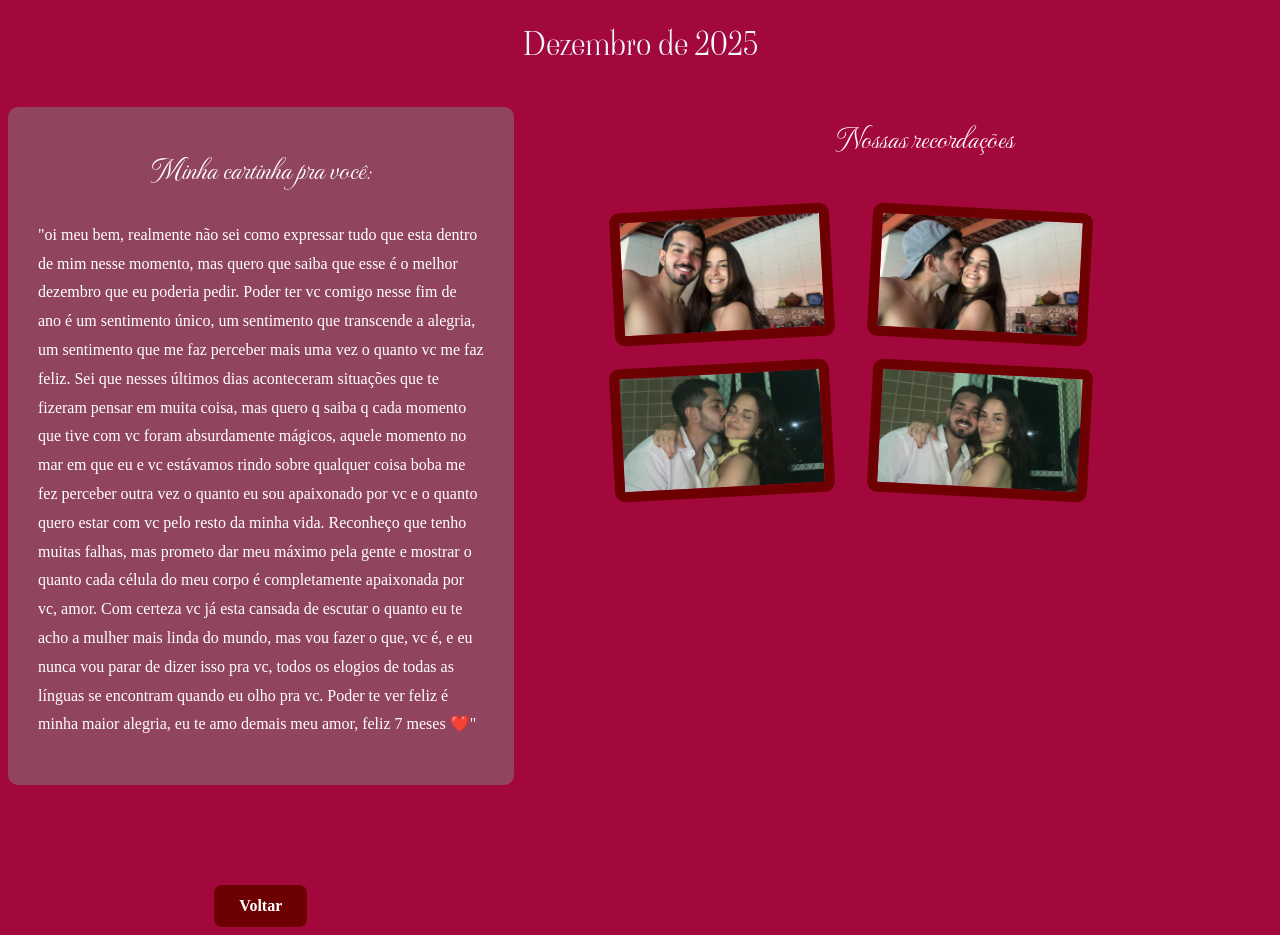
<file: meses/8.html>
<!DOCTYPE html>
<html lang="pt-br">
<head>
    <meta charset="UTF-8">
    <meta name="viewport" content="width=device-width, initial-scale=1.0">
    <link rel="stylesheet" href="../CSS/estilo.css">
    <title>Dezembro</title>
</head>
<body style="background-color: rgb(163, 8, 60);">
    <header class="topo">
        <h1>Dezembro de 2025</h1><br>
    </header>
    <div class="esquerda">
        <section class="texto">
        <h2>Minha cartinha pra você:</h2>
        <p>"oi meu bem, realmente não sei como expressar tudo que esta dentro de mim nesse momento, mas quero que saiba que esse é o melhor dezembro que eu poderia pedir. Poder ter vc comigo nesse fim de ano é um sentimento único, um sentimento que transcende a alegria, um sentimento que me faz perceber mais uma vez o quanto vc me faz feliz. Sei que nesses últimos dias aconteceram situações que te fizeram pensar em muita coisa, mas quero q saiba q cada momento que tive com vc foram absurdamente mágicos, aquele momento no mar em que eu e vc estávamos rindo sobre qualquer coisa boba me fez perceber outra vez o quanto eu sou apaixonado por vc e o quanto quero estar com vc pelo resto da minha vida. Reconheço que tenho muitas falhas, mas prometo dar meu máximo pela gente e mostrar o quanto cada célula do meu corpo é completamente apaixonada por vc, amor. Com certeza vc já esta cansada de escutar o quanto eu te acho a mulher mais linda do mundo, mas vou fazer o que, vc é, e eu nunca vou parar de dizer isso pra vc, todos os elogios de todas as línguas se encontram quando eu olho pra vc. Poder te ver feliz é minha maior alegria, eu te amo demais meu amor, feliz 7 meses ❤️"</p>
        
    </section>
    <a href="../index.html" class="botao">Voltar</a>
    </div>
    
    <section class="fotos">
        <h2>Nossas recordações</h2>
        <div class="grid">
            <img class="recodacoes" src="../imgs/dezembro 25/IMG-20251213-WA0036.jpg">
            <img class="recodacoes" src="../imgs/dezembro 25/IMG-20251214-WA0037.jpg">
            <img class="recodacoes" src="../imgs/dezembro 25/IMG-20260101-WA0056.jpg">
            <img class="recodacoes" src="../imgs/dezembro 25/IMG-20260101-WA0058.jpg">
        </div>
        
    </section>
    
    
</body>
</html>
</file>
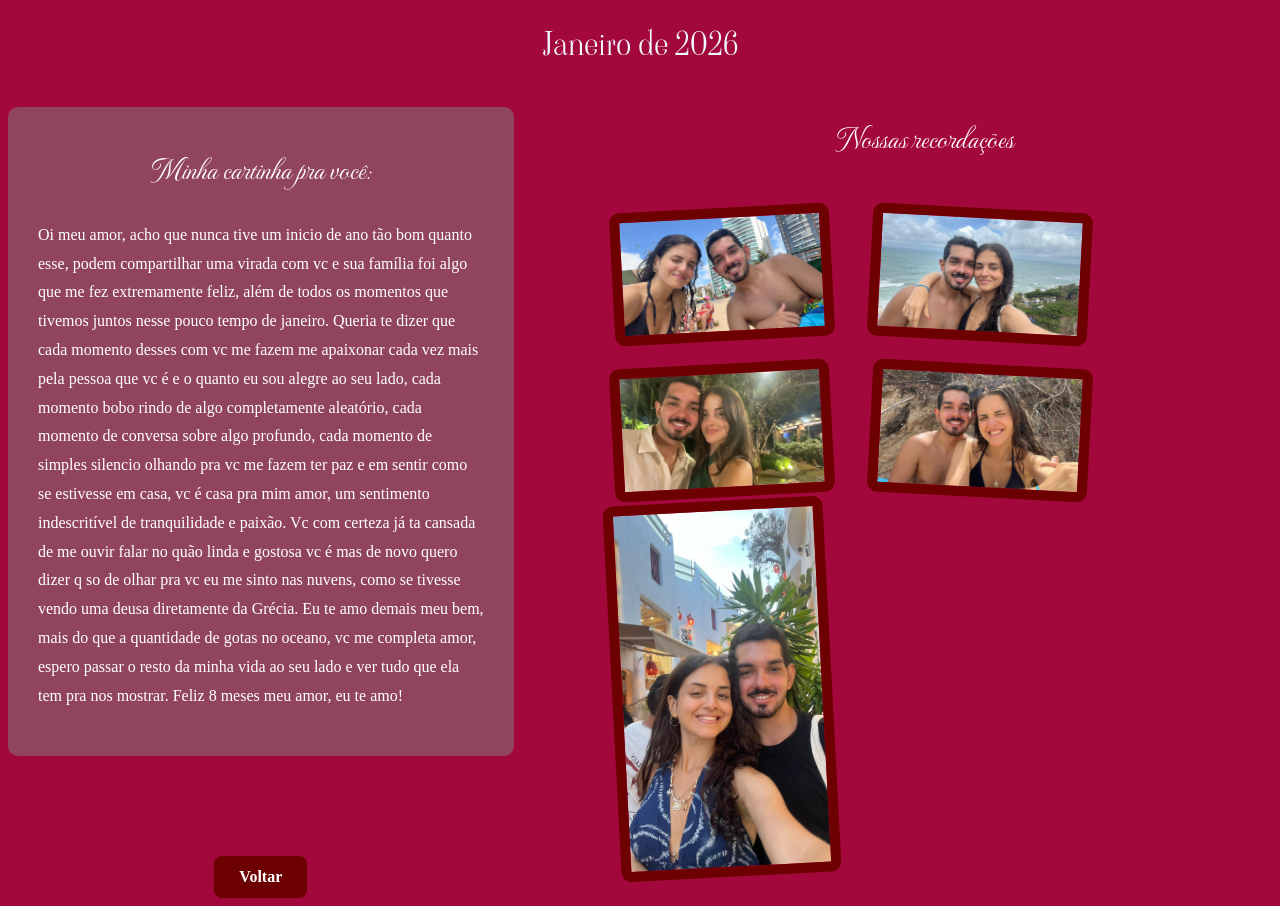
<file: meses/9.html>
<!DOCTYPE html>
<html lang="pt-br">
<head>
    <meta charset="UTF-8">
    <meta name="viewport" content="width=device-width, initial-scale=1.0">
    <link rel="stylesheet" href="../CSS/estilo.css">
    <title>Janeiro</title>
</head>
<body style="background-color: rgb(163, 8, 60);">
    <header class="topo">
        <h1>Janeiro de 2026</h1><br>
    </header>
    <div class="esquerda">
        <section class="texto">
        <h2>Minha cartinha pra você:</h2>
        <p>Oi meu amor, acho que nunca tive um inicio de ano tão bom quanto esse, podem compartilhar uma virada com vc e sua família foi algo que me fez extremamente feliz, além de todos os momentos que tivemos juntos nesse pouco tempo de janeiro. Queria te dizer que cada momento desses com vc me fazem me apaixonar cada vez mais pela pessoa que vc é e o quanto eu sou alegre ao seu lado, cada momento bobo rindo de algo completamente aleatório, cada momento de conversa sobre algo profundo, cada momento de simples silencio olhando pra vc me fazem ter paz e em sentir como se estivesse em casa, vc é casa pra mim amor, um sentimento indescritível de tranquilidade e paixão. Vc com certeza já ta cansada de me ouvir falar no quão linda e gostosa vc é mas de novo quero dizer q so de olhar pra vc eu me sinto nas nuvens, como se tivesse vendo uma deusa diretamente da Grécia. Eu te amo demais meu bem, mais do que a quantidade de gotas no oceano, vc me completa amor, espero passar o resto da minha vida ao seu lado e ver tudo que ela tem pra nos mostrar. Feliz 8 meses meu amor, eu te amo!</p>
        
    </section>
    <a href="../index.html" class="botao">Voltar</a>
    </div>
    
    <section class="fotos">
        <h2>Nossas recordações</h2>
        <div class="grid">
            <img class="recodacoes" src="../imgs/janeiro 26/IMG-20260111-WA0017.jpg">
            <img class="recodacoes" src="../imgs/janeiro 26/IMG-20260117-WA0079.jpg">
            <img class="recodacoes" src="../imgs/janeiro 26/IMG-20260125-WA0001.jpg">
            <img class="recodacoes" src="../imgs/janeiro 26/IMG-20260117-WA0083.jpg">
            <img class="recodacoes" src="../imgs/janeiro 26/IMG-20260117-WA0060.jpg">
        </div>
        
    </section>
    
    
</body>
</html>
</file>
<file: CSS/estilo.css>
@import url('https://fonts.googleapis.com/css2?family=MonteCarlo&family=Viaoda+Libre&display=swap');

h1{
    text-align: center;
    font-family: "Viaoda Libre", serif;
    font-weight: 400;
    font-style: normal;

}

h2{
    text-align: center;
    margin-top: 5px;
    font-family: "MonteCarlo", cursive;
    font-weight: 400;
    font-size: 30px;
    color: white;
}

.galeria{
    display: grid;
    grid-template-columns: repeat(4, 1fr); 
    gap: 20px;
    padding: 40px;
    max-width: 1200px;
    margin: 0 auto;
}

.imagem{
    width: 200px;
    max-width: 200px;
    height: 300px;
    border: 7px solid rgb(109, 1, 1);
    border-radius: 10px;
    margin-top: 50px;
}

.mes{
    opacity: 0;
    transform: translateY(40px);
    transition: opacity 0.6s ease, transform 0.6s ease;
    display: flex;
    align-items: flex-start;
    gap: 15px;
}

.mes.visivel {
    opacity: 1;
    transform: translateY(0) rotate(var(--rot, 0deg));
}

.mes:nth-child(1) .imagem { transform: rotate(-2deg); }
.mes:nth-child(2) .imagem { transform: rotate(7deg); }
.mes:nth-child(3) .imagem { transform: rotate(-1.5deg); }
.mes:nth-child(4) .imagem { transform: rotate(3deg); }
.mes:nth-child(5) .imagem { transform: rotate(-2deg); }
.mes:nth-child(6) .imagem { transform: rotate(1.5deg); }
.mes:nth-child(7) .imagem { transform: rotate(-3deg); }
.mes:nth-child(8) .imagem { transform: rotate(2.5deg); }
.mes:nth-child(9) .imagem { transform: rotate(-1deg); }
.mes:nth-child(10) .imagem { transform: rotate(3deg); }
.mes:nth-child(11) .imagem { transform: rotate(-2.5deg); }
.mes:nth-child(12) .imagem { transform: rotate(1deg); }

.mes:nth-child(2) #extra { transform: rotate(2deg); }

.mes:nth-child(1)  { transition-delay: 0.05s; --rot: -3deg; }
.mes:nth-child(2)  { transition-delay: 0.1s;  --rot: 2deg; }
.mes:nth-child(3)  { transition-delay: 0.15s; --rot: -1.5deg; }
.mes:nth-child(4)  { transition-delay: 0.2s;  --rot: 3deg; }
.mes:nth-child(5)  { transition-delay: 0.25s; --rot: -2deg; }
.mes:nth-child(6)  { transition-delay: 0.3s;  --rot: 1.5deg; }
.mes:nth-child(7)  { transition-delay: 0.35s; --rot: -3deg; }
.mes:nth-child(8)  { transition-delay: 0.4s;  --rot: 2.5deg; }
.mes:nth-child(9)  { transition-delay: 0.45s; --rot: -1deg; }
.mes:nth-child(10) { transition-delay: 0.5s;  --rot: 3deg; }
.mes:nth-child(11) { transition-delay: 0.55s; --rot: -2.5deg; }
.mes:nth-child(12) { transition-delay: 0.6s;  --rot: 1deg; }

.imagem:hover, #extra:hover {
    transform: rotate(0deg) scale(1.1);
    z-index: 10;
    position: relative;
}

.foto{
    display: flex;
    flex-direction: column;
    align-items: center;
    transition: 0.2s;
}

.foto:nth-child(even) {
    transform: rotate(3deg);
    margin-top: 20px;
}

.foto:nth-child(odd) {
    transform: rotate(-3deg);
}

.foto:hover {
    transform: rotate(0deg) scale(1.1);
    z-index: 10;
}

.legenda{
    font-size: 20px;
    color: #e6e6e6; 
    margin-top: 5px; 
    font-style: italic;
    text-align: center;
}

#contador {
    text-align: center;
    color: #e6e6e6;
    margin-bottom: 30px;
}

#tempo {
    font-family: "MonteCarlo", cursive;
    font-weight: 400;
    font-size: 20px;
    font-style: normal;
    background: rgb(109, 1, 1);
    padding: 15px;
    border-radius: 10px;
    display: inline-block;
}

.topo{
    text-align: center;
    color: aliceblue;
}

.texto{
    background: gray;
    display: inline-block;
    vertical-align: top;
    width: 100%;
    background: rgba(128, 128, 128, 0.5);
    padding: 30px;
    box-sizing: border-box;
    border-radius: 10px;
    line-height: 1.8;
    color: white;
    box-sizing: border-box;

}

.fotos{
    float: right;
    width: 55%;
    
}

.recodacoes{
    max-width: 200px;
    border: 10px solid rgb(109, 1, 1);
    border-radius: 10px;
    margin-left: 5%;
    transition: 0.3s;
}

.recodacoes:nth-child(even) {
    transform: rotate(3deg);
    margin-top: 20px;
}

.recodacoes:nth-child(odd) {
    transform: rotate(-3deg);
}

.recodacoes:hover {
    transform: rotate(0deg) scale(1.1);
    z-index: 10;
}

.esquerda{
    display: inline-block;
    vertical-align: top;
    width: 40%;
}

.botao {
    display: block; 
    width: fit-content;
    margin: 100px auto 0 auto; 
    padding: 12px 25px;
    background-color: rgb(109, 1, 1);
    color: white;
    text-decoration: none;
    border-radius: 8px;
    font-weight: bold;
    text-align: center;
    transition: 0.3s;
}

.botao:hover {
    background-color: #e6e6e6;
    color: rgb(109, 1, 1);
    transform: translateY(-3px); 
}

@media (max-width: 768px) {

    .esquerda, .fotos {
        display: block;
        width: 100%;
        float: none; 
    }

    .texto {
        width: 100%;
        padding: 20px;
    }

    .fotos {
        padding: 20px 10px;
        width: 100%;
        box-sizing: border-box;
    }

   .grid {
        display: grid;
        grid-template-columns: 1fr 1fr;
        gap: 20px;
        justify-items: center;
    }

    .mes {
        flex-direction: column;
        align-items: center;
    }
    .galeria {
        grid-template-columns: 1fr 1fr;
        gap: 15px;
        padding: 20px;
    }

    .imagem {
         width: 100%;
        max-width: 100%;
        height: 180px;
        object-fit: cover;
    }

    #extra {
        width: 100%;
        max-width: 100%;
        height: 180px;
        object-fit: cover;
        margin-top: 0;
    }

    .legenda {
        font-size: 14px;
    }

    .recodacoes {
        max-width: 60%;
        height: auto;   
    }

    .botao {
        margin: 30px auto; 
    }
}
</file>
